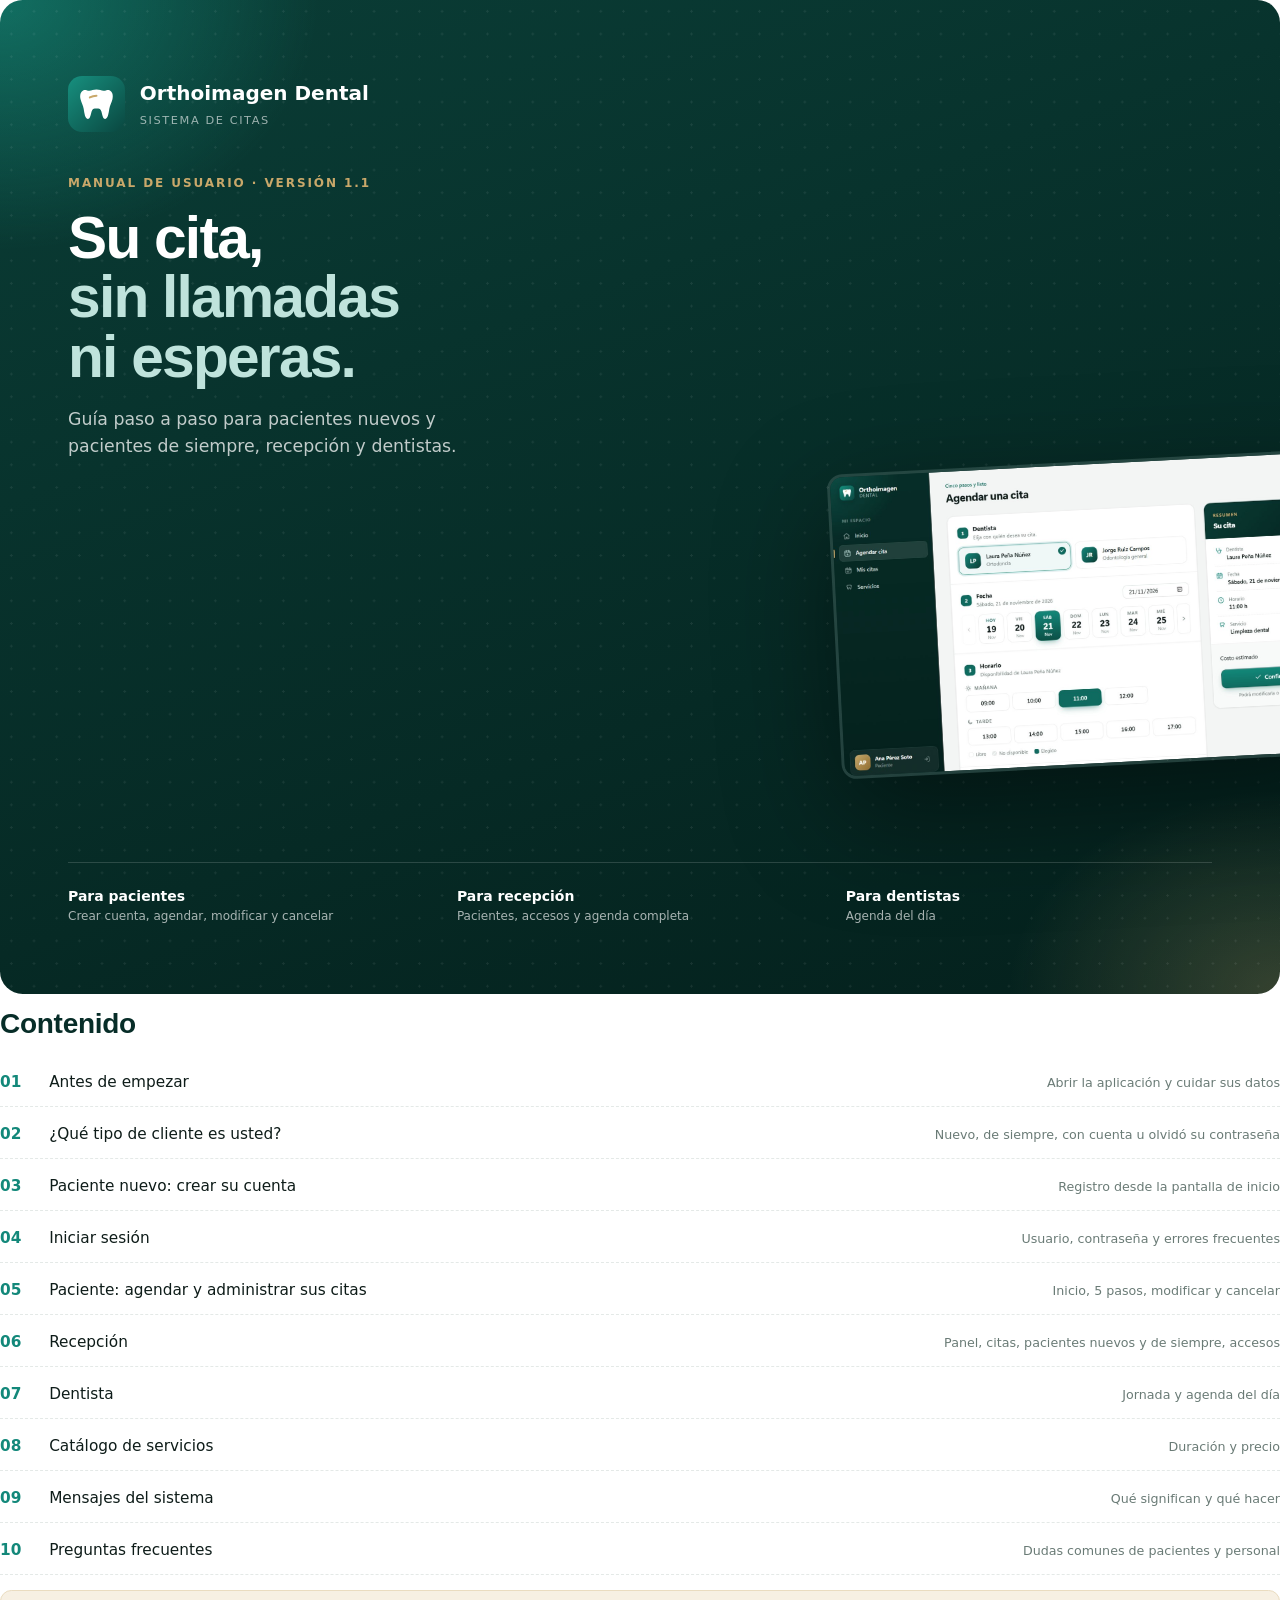
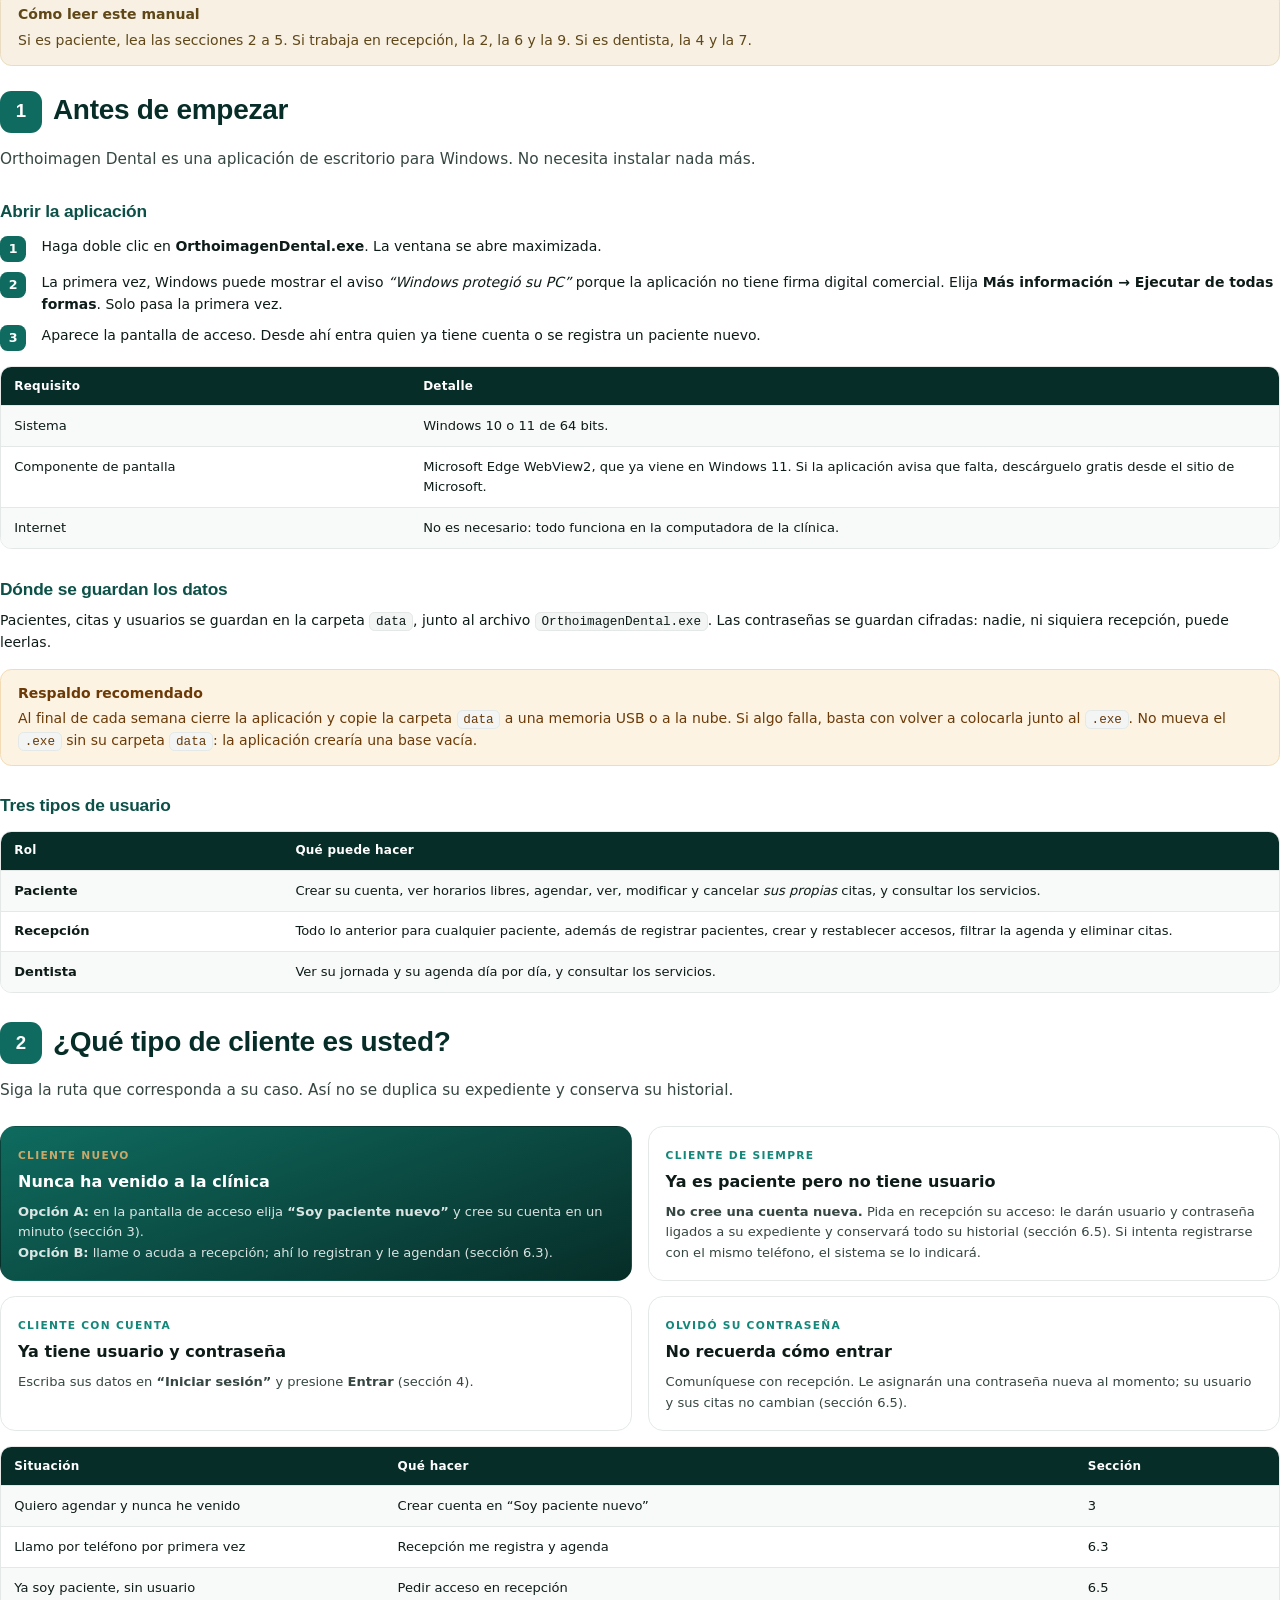
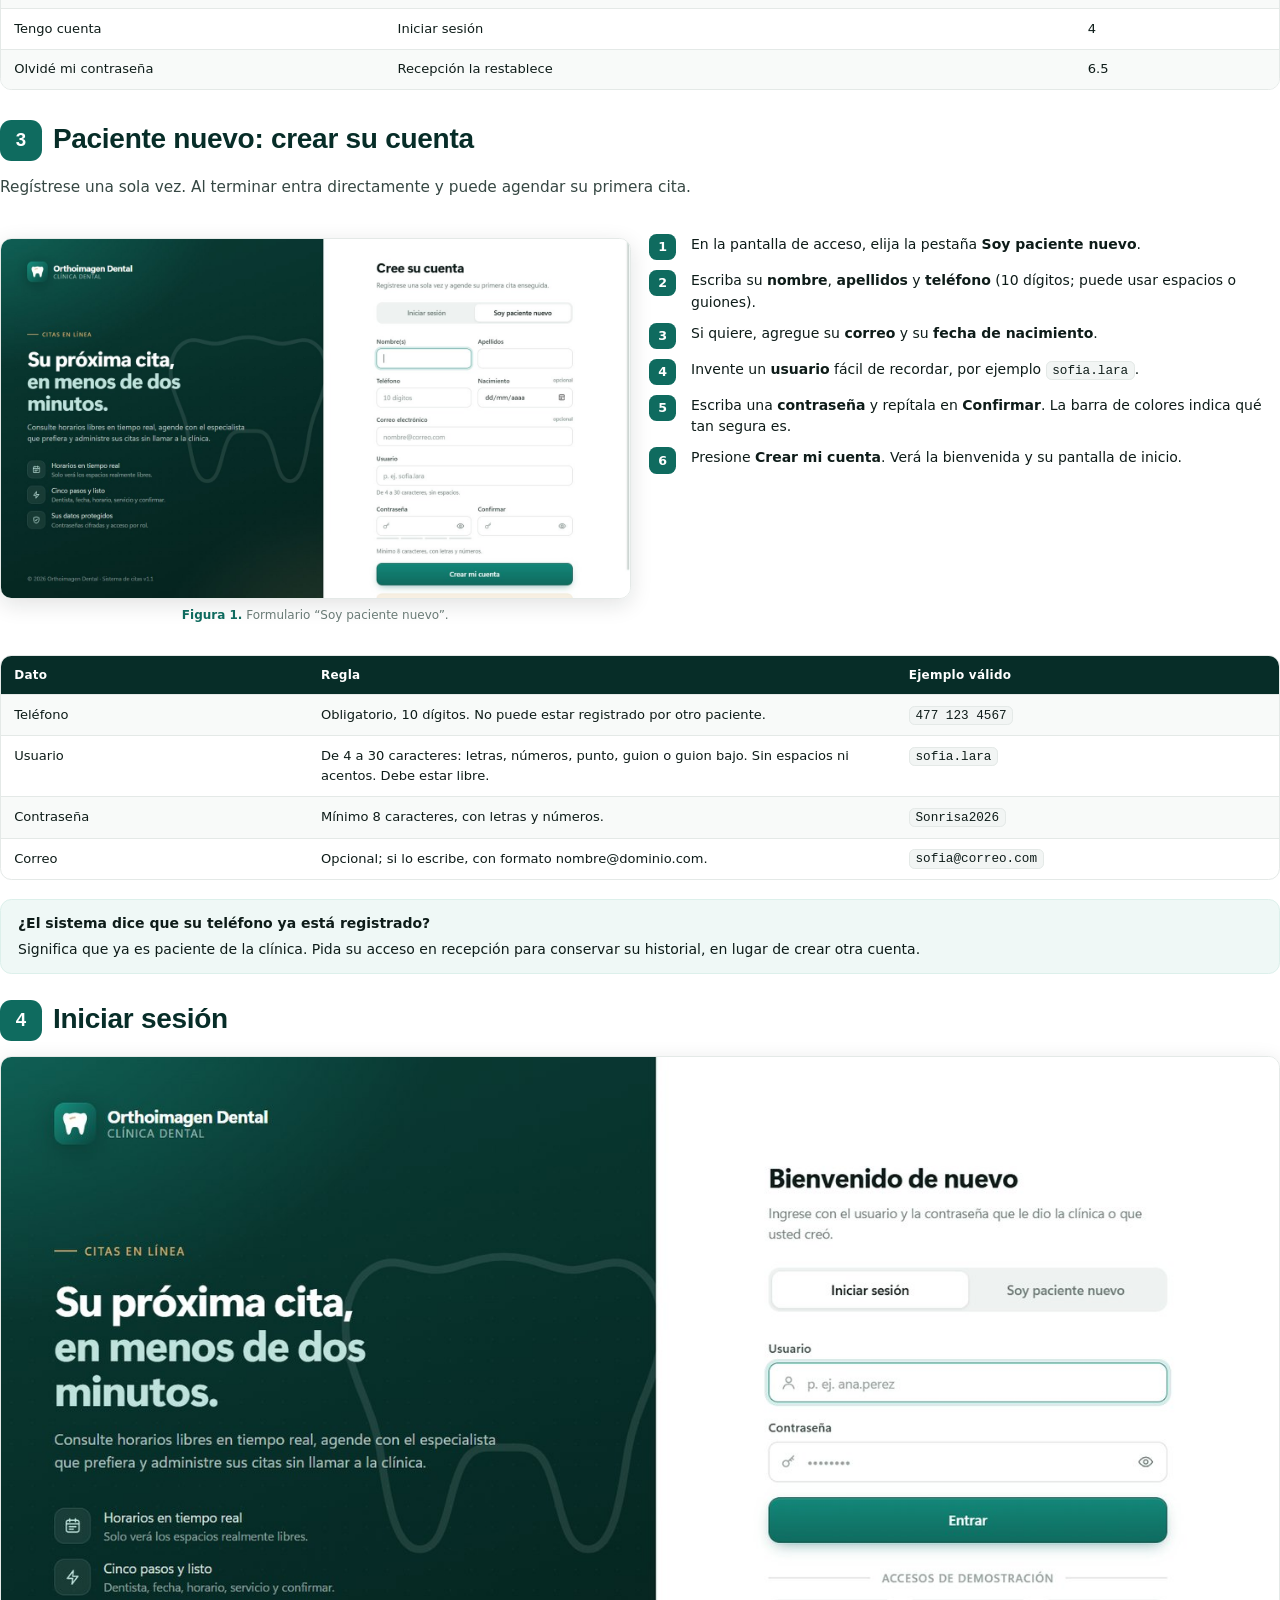
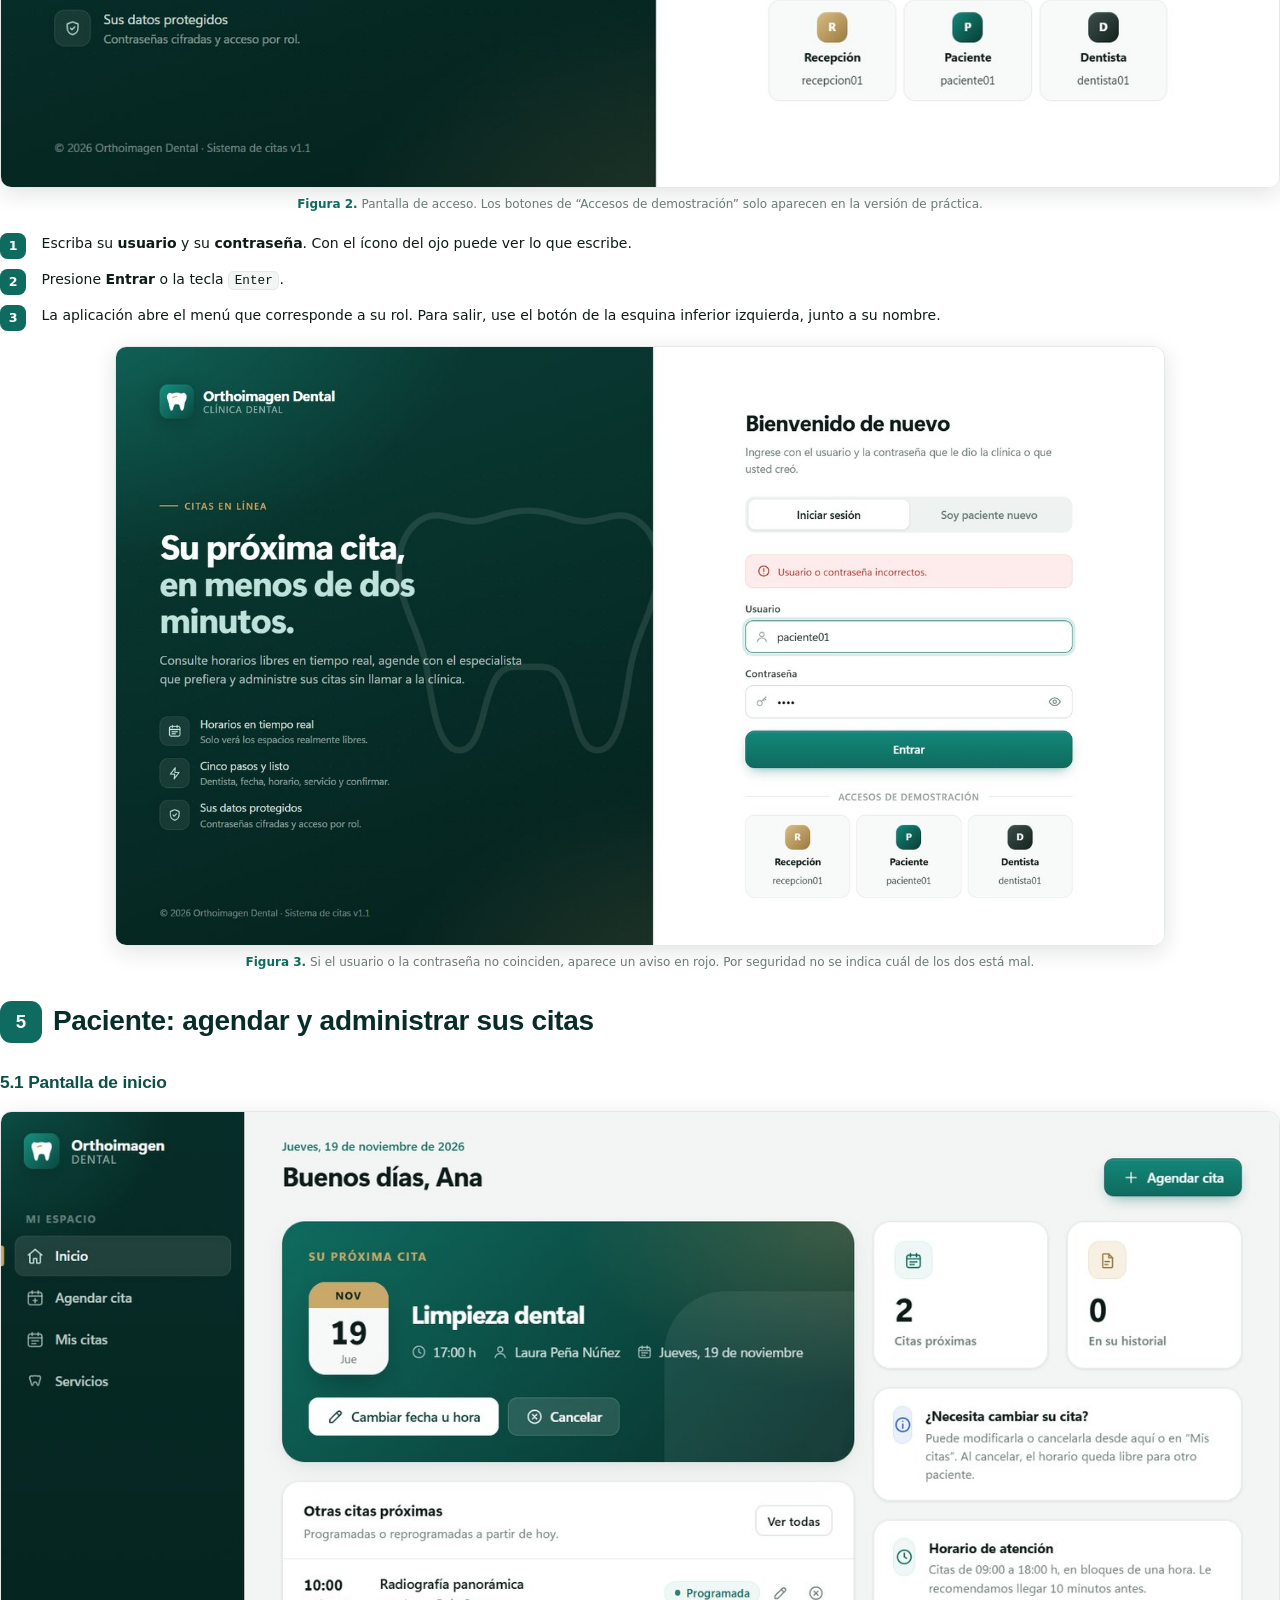
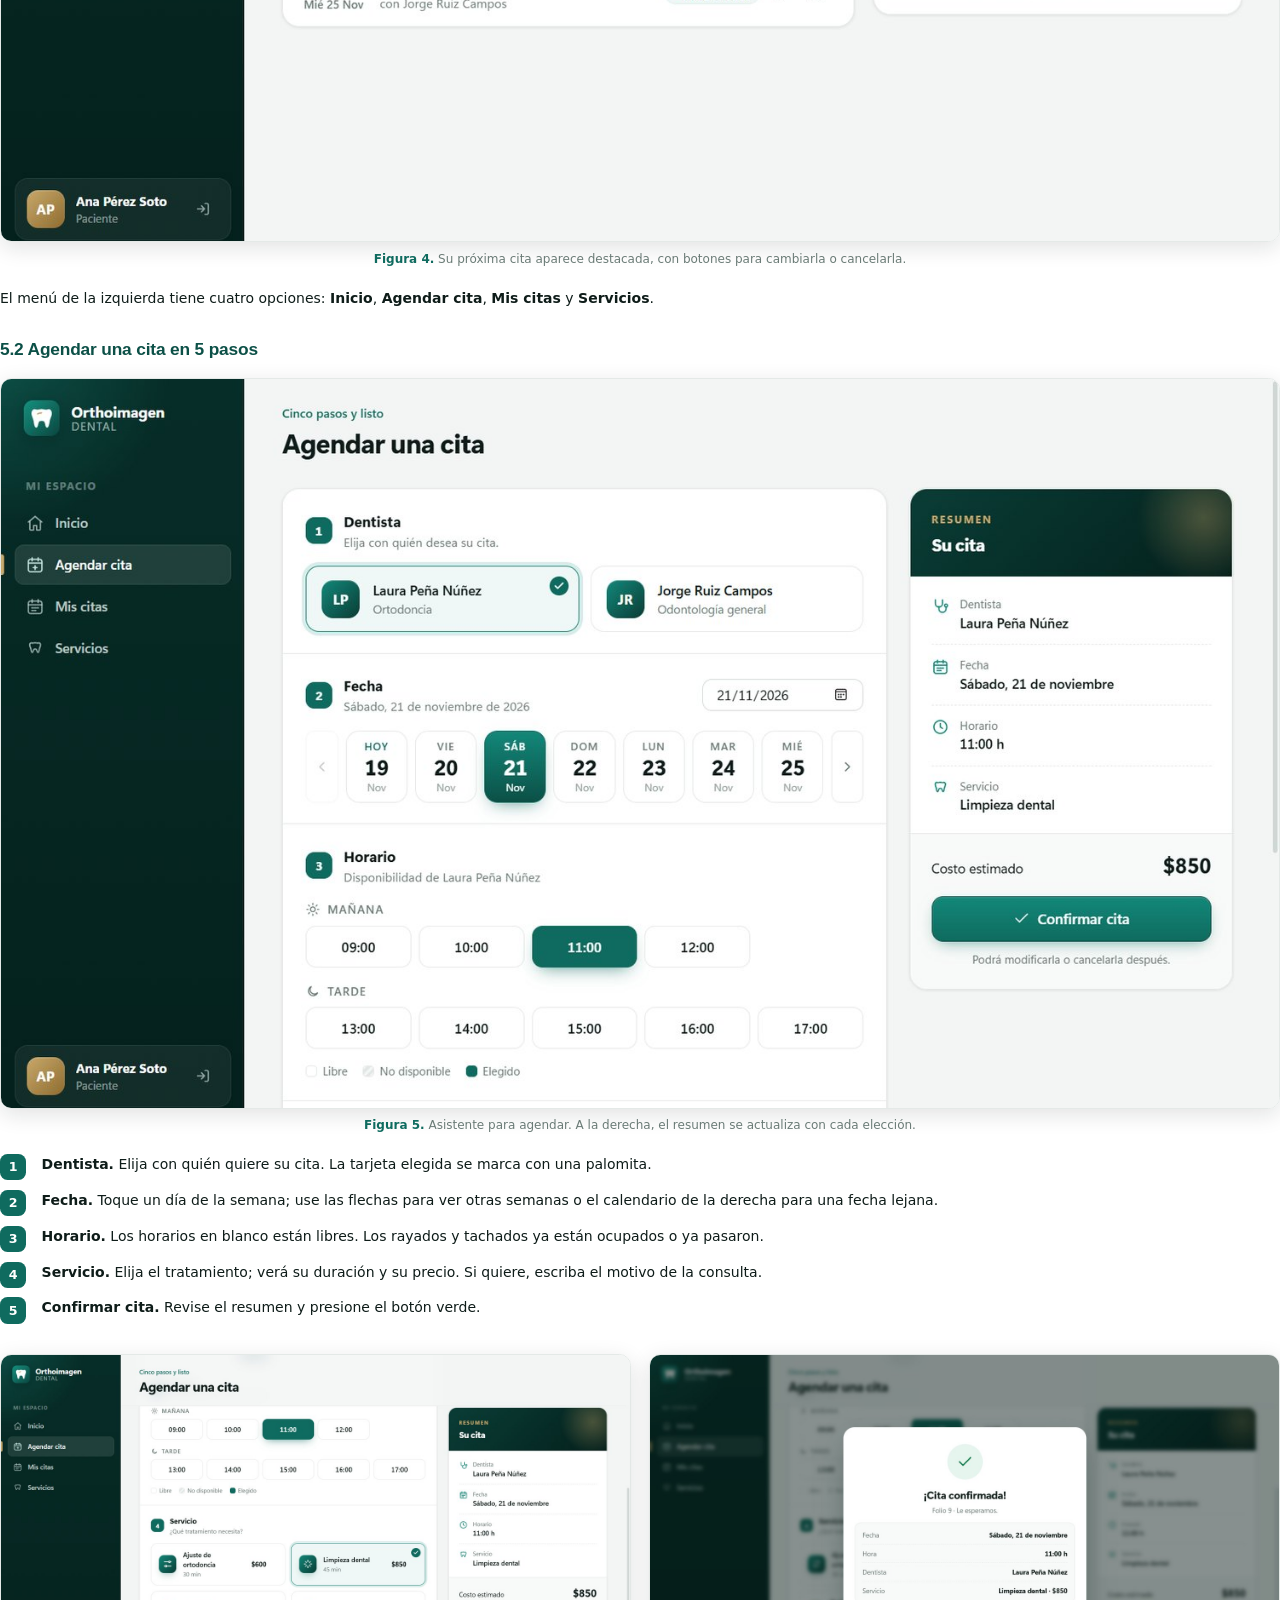
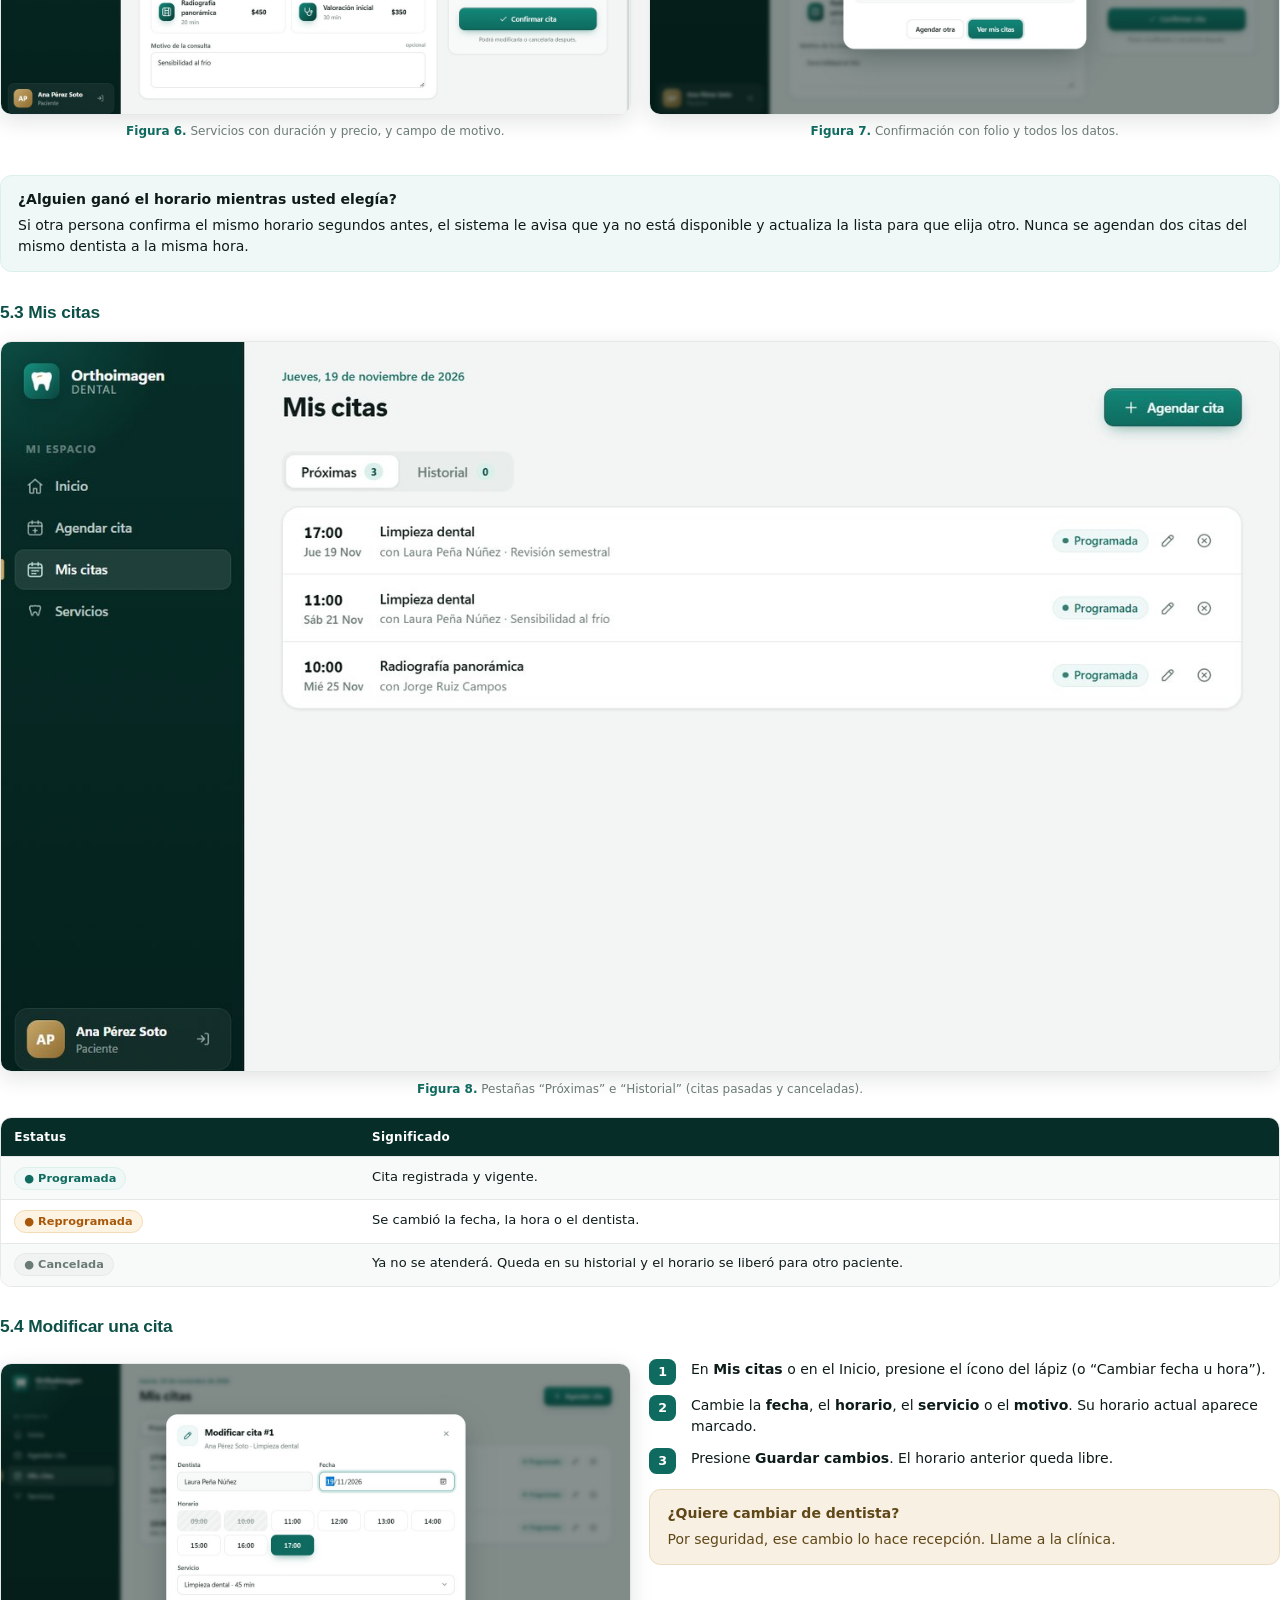
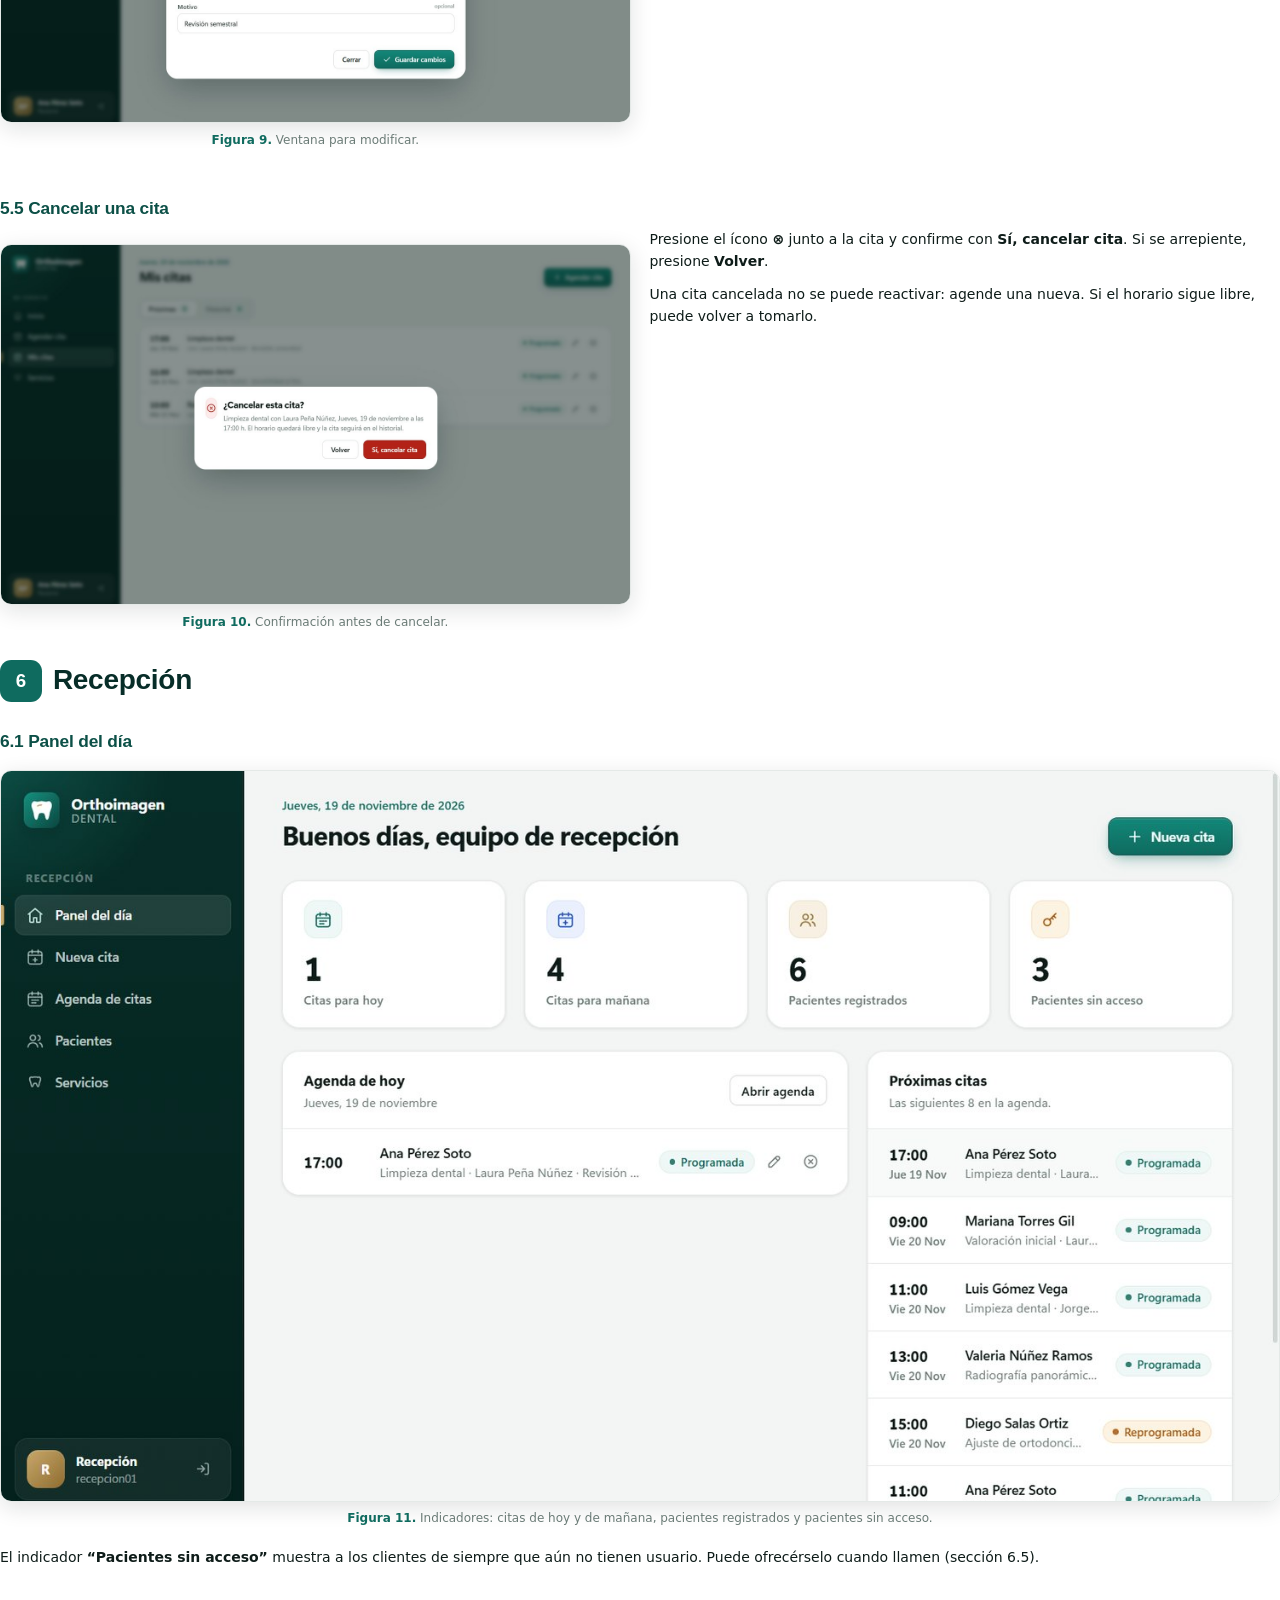
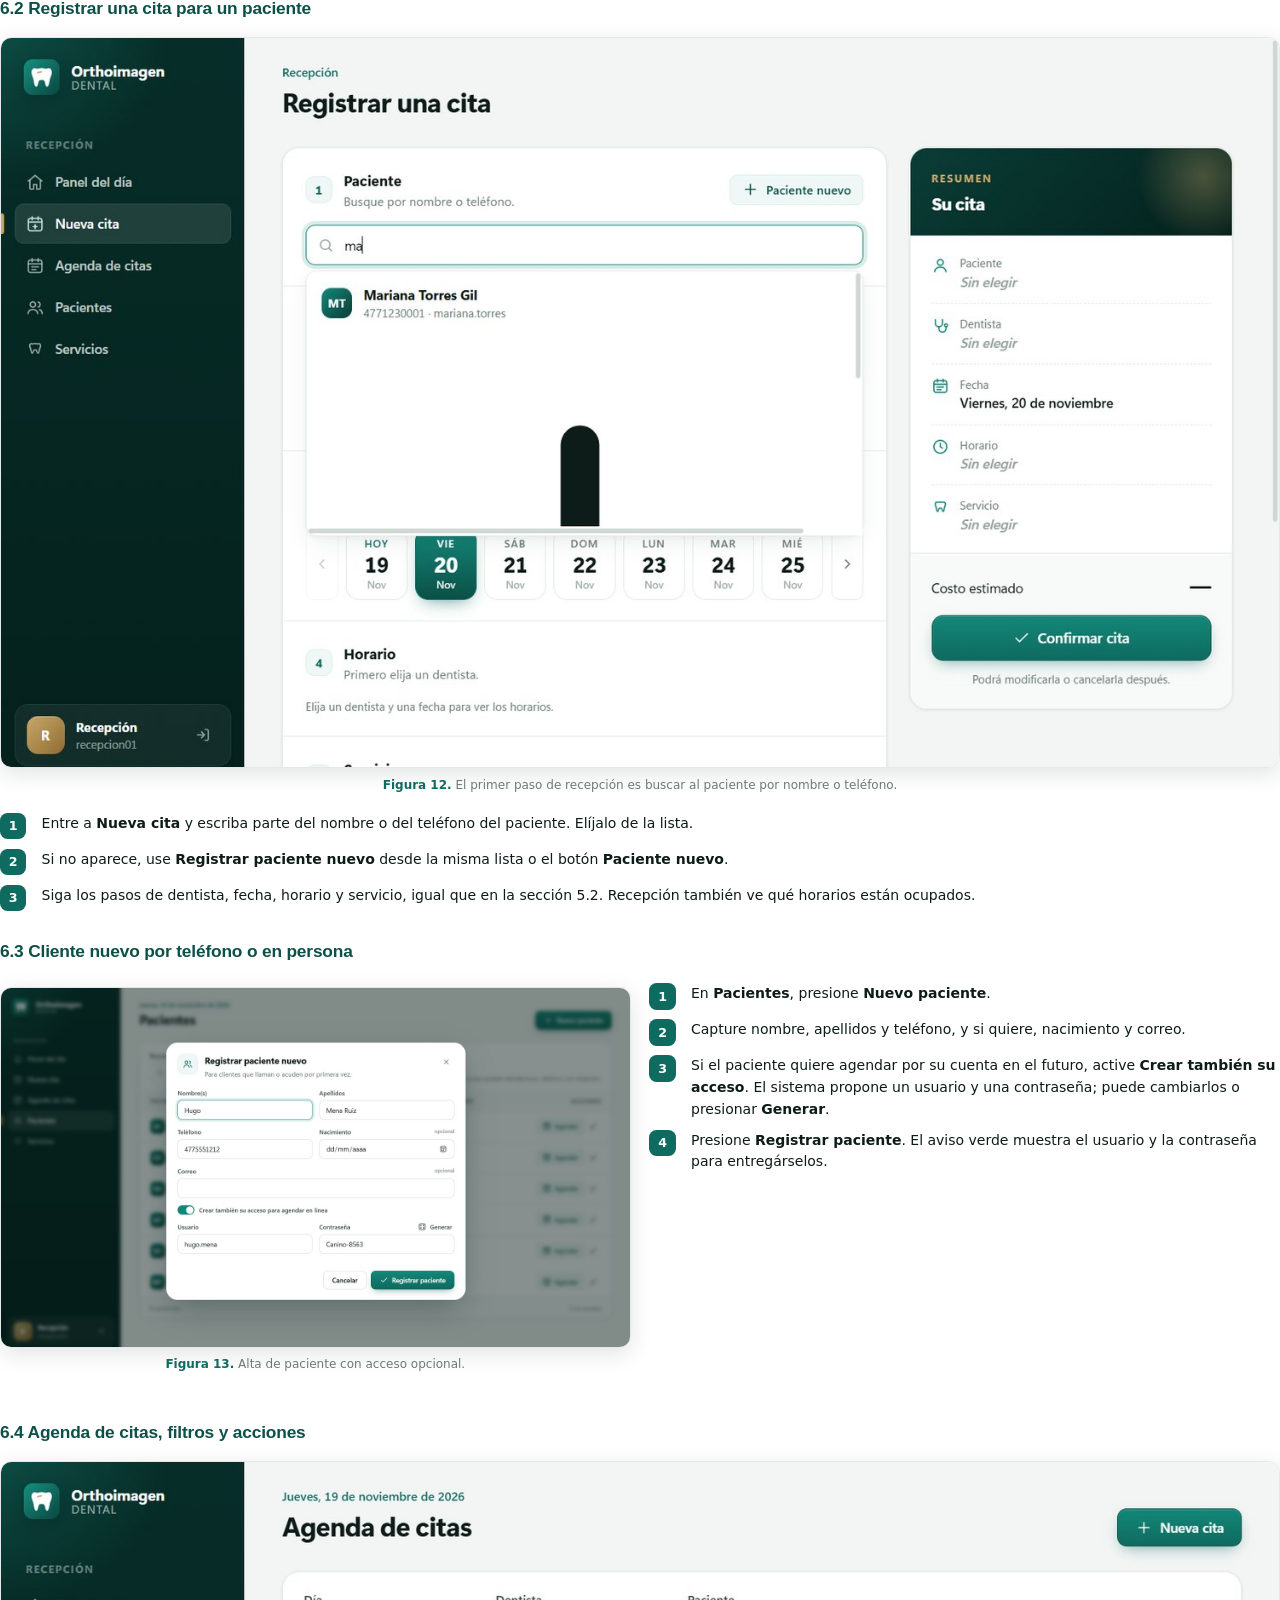
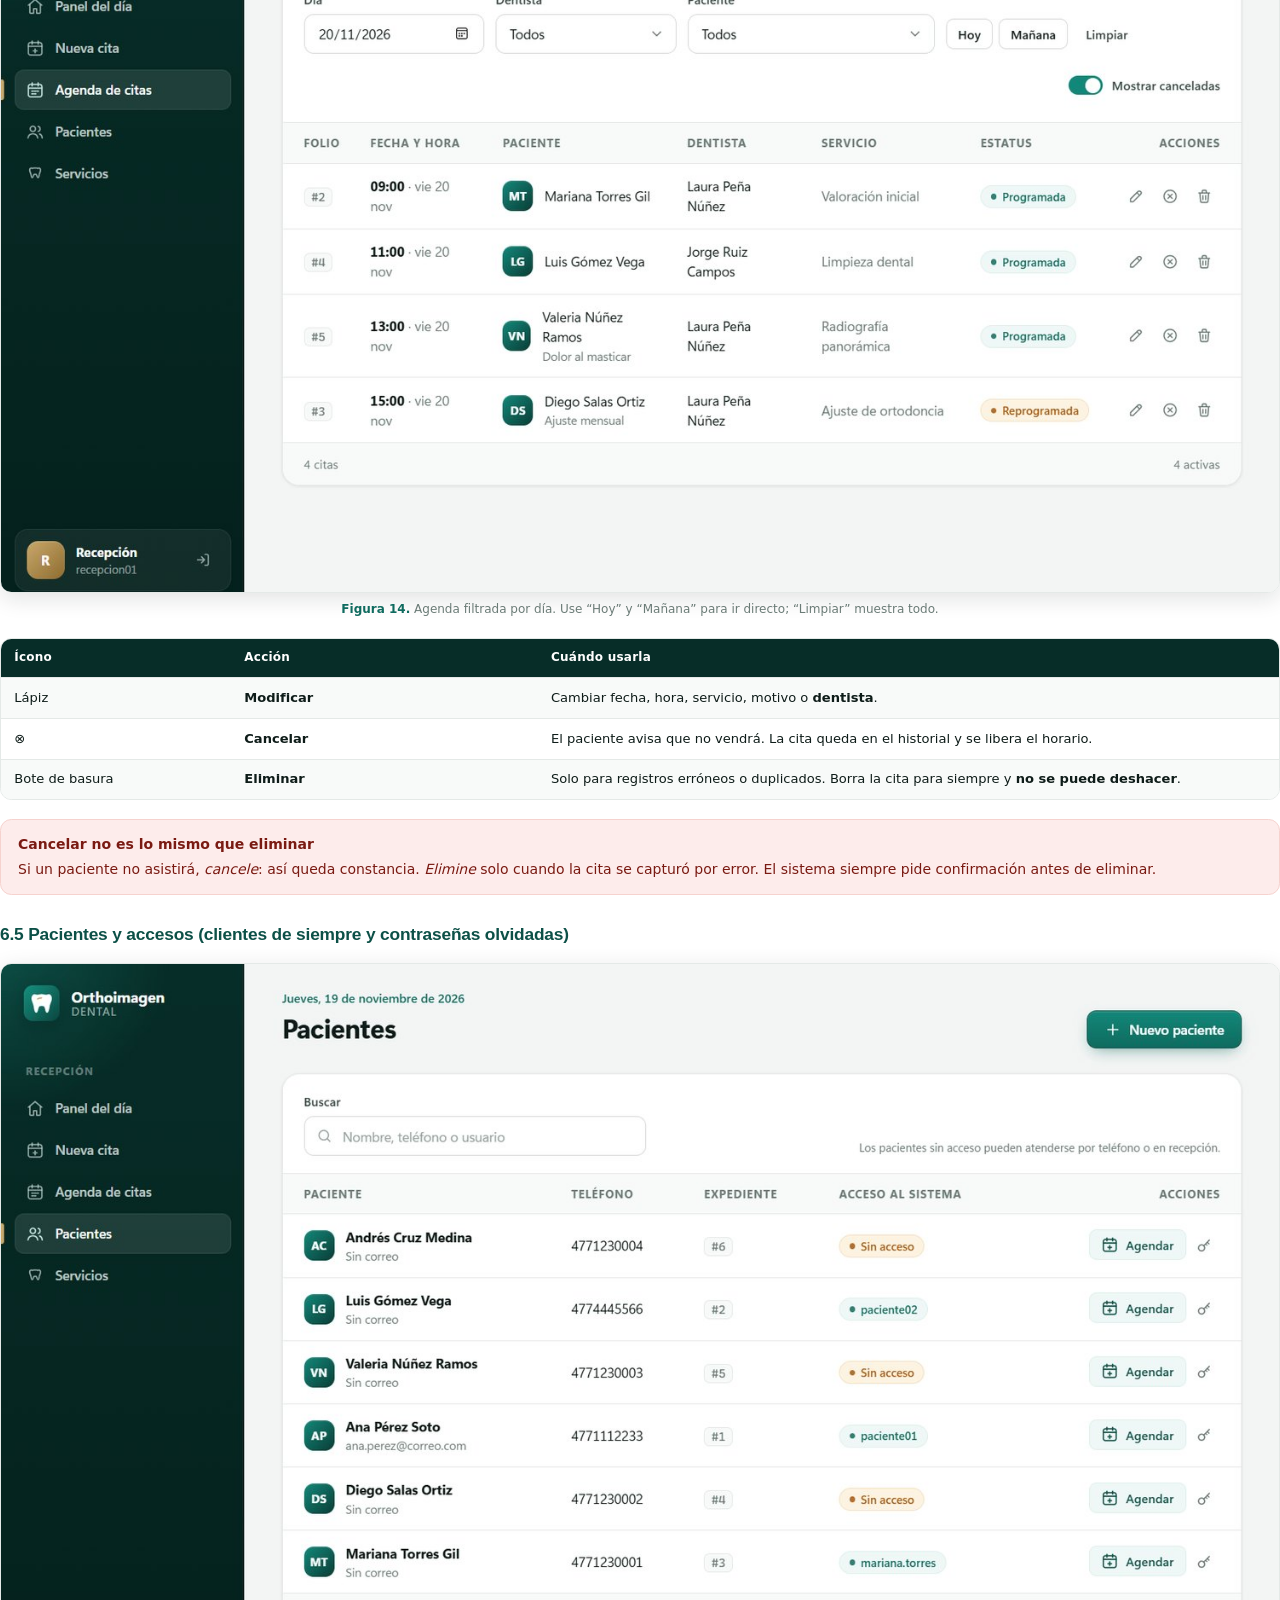
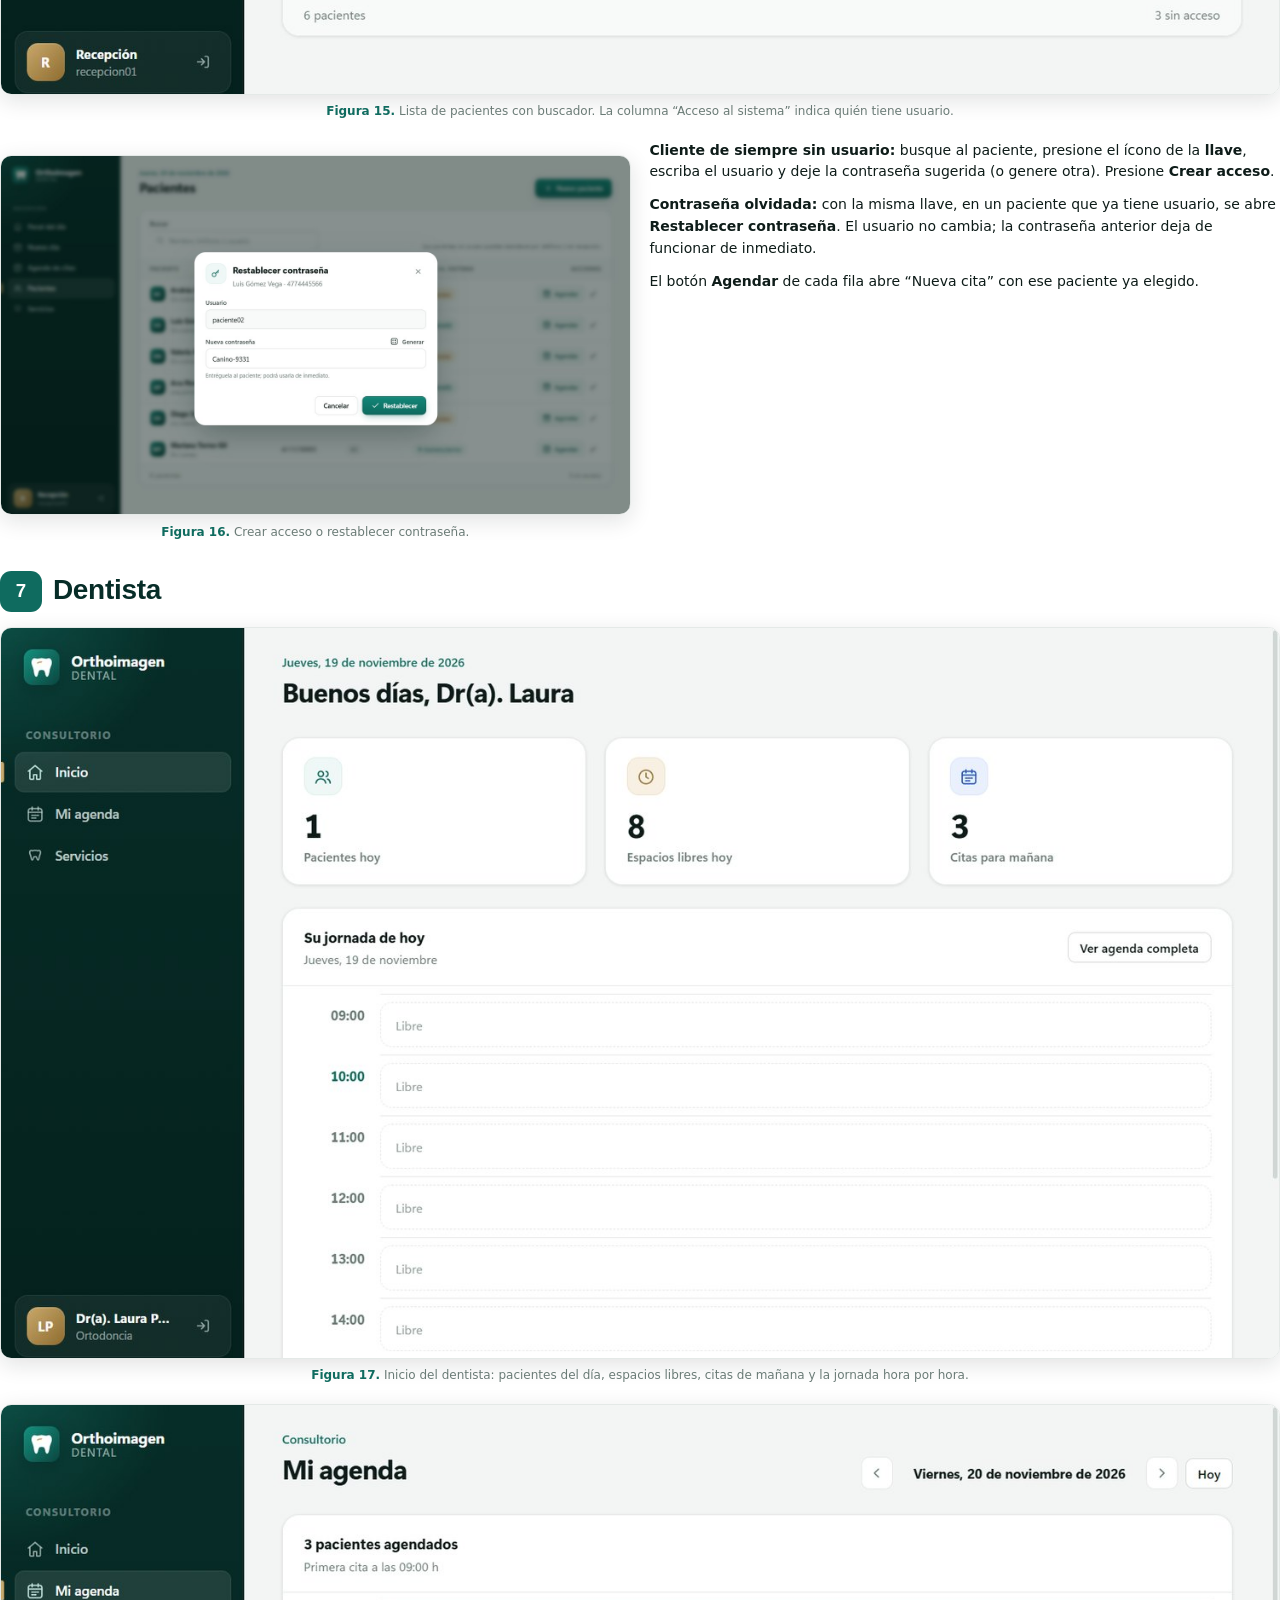
<file: docs/manual/manual_usuario.html>
<!doctype html>
<html lang="es">
<head>
<meta charset="utf-8">
<title>Manual de usuario · Orthoimagen Dental</title>
<style>
  @page { size: A4; margin: 16mm 16mm 18mm; }
  :root {
    --marca-950: #04201c; --marca-900: #072d28; --marca-700: #0c5047; --marca-600: #0f6b5f; --marca-500: #13887a;
    --marca-100: #dcf0eb; --marca-50: #eff8f6; --champan: #c9a86a; --champan-suave: #f7f0e3;
    --tinta: #0e1c19; --tinta-2: #364743; --tenue: #6a7b76; --linea: #e4e9e7;
    --error: #b42318; --error-suave: #fdeceb; --aviso: #a8580a; --aviso-suave: #fdf3e3; --exito: #0b7a47; --exito-suave: #e6f5ed;
  }
  * { box-sizing: border-box; }
  body { margin: 0; font-family: "Segoe UI Variable Text", "Segoe UI", system-ui, sans-serif; color: var(--tinta); font-size: 10.5pt; line-height: 1.55; -webkit-print-color-adjust: exact; print-color-adjust: exact; }
  h1, h2, h3 { font-family: "Segoe UI Variable Display", "Segoe UI", sans-serif; letter-spacing: -.01em; }
  h2 { font-size: 21pt; margin: 0 0 4mm; color: var(--marca-900); break-before: page; padding-top: 2mm; }
  h2 .num { display: inline-grid; place-items: center; width: 11mm; height: 11mm; border-radius: 3mm; background: var(--marca-600); color: #fff; font-size: 14pt; margin-right: 3mm; vertical-align: 2px; }
  h3 { font-size: 13pt; margin: 7mm 0 2mm; color: var(--marca-700); break-after: avoid; }
  p { margin: 0 0 3mm; }
  .entradilla { font-size: 11.5pt; color: var(--tinta-2); margin-bottom: 6mm; }
  ul, ol { margin: 0 0 3mm; padding-left: 6mm; }
  li { margin-bottom: 1.2mm; }
  strong { font-weight: 650; }
  code, .tecla { font-family: "Cascadia Mono", Consolas, monospace; font-size: 9.5pt; background: #f2f5f4; border: 1px solid var(--linea); border-radius: 1.5mm; padding: .3mm 1.5mm; }

  /* Portada */
  .portada { height: 263mm; border-radius: 6mm; overflow: hidden; position: relative; color: #fff; padding: 20mm 18mm;
    background: radial-gradient(140mm 110mm at 0% 0%, rgba(23,144,127,.6), transparent 60%), radial-gradient(120mm 90mm at 100% 100%, rgba(201,168,106,.25), transparent 60%), linear-gradient(160deg, #0a3d36, var(--marca-950));
    }
  .portada::after { content: ""; position: absolute; inset: 0; background-image: radial-gradient(rgba(255,255,255,.07) 1px, transparent 1px); background-size: 6mm 6mm; }
  .portada > * { position: relative; z-index: 1; }
  .marca { display: flex; align-items: center; gap: 4mm; }
  .marca img { width: 15mm; height: 15mm; }
  .marca strong { display: block; font-size: 15pt; }
  .marca span { font-size: 8.5pt; letter-spacing: .14em; text-transform: uppercase; color: rgba(255,255,255,.6); }
  .portada .sobre { color: var(--champan); font-size: 9pt; font-weight: 700; letter-spacing: .16em; text-transform: uppercase; }
  .portada h1 { font-size: 44pt; line-height: 1.02; margin: 4mm 0 5mm; letter-spacing: -.03em; }
  .portada h1 em { font-style: normal; color: #bfe3dc; }
  .portada .lema { font-size: 13pt; color: rgba(255,255,255,.75); max-width: 130mm; }
  .portada .titular { position: absolute; top: 46mm; left: 18mm; max-width: 112mm; z-index: 2; }
  .portada .datos { position: absolute; left: 18mm; right: 18mm; bottom: 18mm; display: grid; grid-template-columns: repeat(3, 1fr); gap: 6mm; border-top: 1px solid rgba(255,255,255,.15); padding-top: 6mm; font-size: 9pt; color: rgba(255,255,255,.65); }
  .portada .datos strong { display: block; color: #fff; font-size: 10.5pt; }
  .portada .vista { position: absolute; right: -22mm; top: 122mm; width: 140mm; border-radius: 4mm; box-shadow: 0 10mm 30mm rgba(0,0,0,.45); transform: rotate(-3deg); border: 1mm solid rgba(255,255,255,.12); z-index: 1; }

  /* Índice */
  .indice { break-before: page; }
  .indice h2 { break-before: avoid; }
  .indice ol { list-style: none; padding: 0; counter-reset: i; }
  .indice li { counter-increment: i; display: flex; gap: 4mm; align-items: baseline; padding: 3mm 0; border-bottom: 1px dashed var(--linea); font-size: 11.5pt; }
  .indice li::before { content: counter(i, decimal-leading-zero); font-weight: 700; color: var(--marca-500); width: 9mm; }
  .indice li small { margin-left: auto; color: var(--tenue); font-size: 9.5pt; }

  /* Figuras */
  figure { margin: 4mm 0 5mm; break-inside: avoid; }
  figure img { width: 100%; border-radius: 3mm; border: 1px solid var(--linea); box-shadow: 0 1.5mm 6mm rgba(14,28,25,.12); display: block; }
  figure.media img { width: 82%; margin: 0 auto; }
  figcaption { font-size: 9pt; color: var(--tenue); margin-top: 2mm; text-align: center; }
  figcaption b { color: var(--marca-600); }

  /* Cajas */
  .caja { border-radius: 3mm; padding: 3.5mm 4.5mm; margin: 4mm 0; border: 1px solid; break-inside: avoid; }
  .caja strong:first-child { display: block; margin-bottom: 1mm; }
  .caja--info { background: var(--marca-50); border-color: var(--marca-100); }
  .caja--oro { background: var(--champan-suave); border-color: #eadcc0; color: #5f4718; }
  .caja--aviso { background: var(--aviso-suave); border-color: #f3dcb5; color: #6b3a07; }
  .caja--error { background: var(--error-suave); border-color: #f6d2ce; color: #7a1a12; }

  /* Pasos numerados */
  .pasos { list-style: none; padding: 0; counter-reset: p; display: grid; gap: 2.5mm; margin: 3mm 0 4mm; }
  .pasos li { counter-increment: p; display: grid; grid-template-columns: 8mm 1fr; gap: 3mm; align-items: start; margin: 0; }
  .pasos li::before { content: counter(p); display: grid; place-items: center; width: 7mm; height: 7mm; border-radius: 2mm; background: var(--marca-600); color: #fff; font-weight: 700; font-size: 9.5pt; }

  /* Tablas */
  table { width: 100%; border-collapse: separate; border-spacing: 0; margin: 3mm 0 5mm; font-size: 9.8pt; break-inside: avoid; border: 1px solid var(--linea); border-radius: 3mm; overflow: hidden; }
  th { background: var(--marca-900); color: #fff; text-align: left; padding: 2.6mm 3.5mm; font-weight: 650; font-size: 9pt; letter-spacing: .02em; }
  td { padding: 2.6mm 3.5mm; border-top: 1px solid var(--linea); vertical-align: top; }
  tr:nth-child(even) td { background: #f8faf9; }
  .pill { display: inline-block; padding: .4mm 2.4mm; border-radius: 10mm; font-size: 8.5pt; font-weight: 650; white-space: nowrap; }
  .pill--prog { background: var(--marca-50); color: var(--marca-600); border: 1px solid var(--marca-100); }
  .pill--rep { background: var(--aviso-suave); color: var(--aviso); border: 1px solid #f3dcb5; }
  .pill--can { background: #f1f3f2; color: var(--tenue); border: 1px solid var(--linea); }
  .pill--ok { background: var(--exito-suave); color: var(--exito); }
  .pill--err { background: var(--error-suave); color: var(--error); }

  /* Tarjetas de ruta (tipo de cliente) */
  .rutas { display: grid; grid-template-columns: 1fr 1fr; gap: 4mm; margin: 4mm 0; }
  .ruta { border: 1px solid var(--linea); border-radius: 4mm; padding: 4.5mm; break-inside: avoid; background: #fff; }
  .ruta .etiqueta { display: inline-block; font-size: 8pt; font-weight: 700; letter-spacing: .12em; text-transform: uppercase; color: var(--marca-500); margin-bottom: 1.5mm; }
  .ruta h4 { margin: 0 0 2mm; font-size: 12pt; }
  .ruta p { margin: 0; color: var(--tinta-2); font-size: 9.8pt; }
  .ruta--destacada { background: linear-gradient(160deg, var(--marca-600), var(--marca-900)); color: #fff; border-color: transparent; }
  .ruta--destacada p { color: rgba(255,255,255,.85); }
  .ruta--destacada .etiqueta { color: var(--champan); }

  .dos-col { display: grid; grid-template-columns: 1fr 1fr; gap: 5mm; align-items: start; }
  .pie-final { margin-top: 10mm; padding-top: 4mm; border-top: 1px solid var(--linea); color: var(--tenue); font-size: 9pt; }
</style>
</head>
<body>

<!-- ============================ PORTADA ============================ -->
<section class="portada">
  <div class="marca"><img src="logo.svg" alt=""><div><strong>Orthoimagen Dental</strong><span>Sistema de citas</span></div></div>
  <img class="vista" src="img/04_agendar.jpg" alt="">
  <div class="titular">
    <div class="sobre">Manual de usuario · versión 1.1</div>
    <h1>Su cita,<br><em>sin llamadas<br>ni esperas.</em></h1>
    <p class="lema">Guía paso a paso para pacientes nuevos y pacientes de siempre, recepción y dentistas.</p>
  </div>
  <div class="datos">
    <div><strong>Para pacientes</strong>Crear cuenta, agendar, modificar y cancelar</div>
    <div><strong>Para recepción</strong>Pacientes, accesos y agenda completa</div>
    <div><strong>Para dentistas</strong>Agenda del día</div>
  </div>
</section>

<!-- ============================ ÍNDICE ============================ -->
<section class="indice">
  <h2>Contenido</h2>
  <ol>
    <li>Antes de empezar<small>Abrir la aplicación y cuidar sus datos</small></li>
    <li>¿Qué tipo de cliente es usted?<small>Nuevo, de siempre, con cuenta u olvidó su contraseña</small></li>
    <li>Paciente nuevo: crear su cuenta<small>Registro desde la pantalla de inicio</small></li>
    <li>Iniciar sesión<small>Usuario, contraseña y errores frecuentes</small></li>
    <li>Paciente: agendar y administrar sus citas<small>Inicio, 5 pasos, modificar y cancelar</small></li>
    <li>Recepción<small>Panel, citas, pacientes nuevos y de siempre, accesos</small></li>
    <li>Dentista<small>Jornada y agenda del día</small></li>
    <li>Catálogo de servicios<small>Duración y precio</small></li>
    <li>Mensajes del sistema<small>Qué significan y qué hacer</small></li>
    <li>Preguntas frecuentes<small>Dudas comunes de pacientes y personal</small></li>
  </ol>
  <div class="caja caja--oro"><strong>Cómo leer este manual</strong>Si es paciente, lea las secciones 2 a 5. Si trabaja en recepción, la 2, la 6 y la 9. Si es dentista, la 4 y la 7.</div>
</section>

<!-- ============================ 1 ============================ -->
<section>
  <h2><span class="num">1</span>Antes de empezar</h2>
  <p class="entradilla">Orthoimagen Dental es una aplicación de escritorio para Windows. No necesita instalar nada más.</p>
  <h3>Abrir la aplicación</h3>
  <ol class="pasos">
    <li><div>Haga doble clic en <strong>OrthoimagenDental.exe</strong>. La ventana se abre maximizada.</div></li>
    <li><div>La primera vez, Windows puede mostrar el aviso <em>“Windows protegió su PC”</em> porque la aplicación no tiene firma digital comercial. Elija <strong>Más información → Ejecutar de todas formas</strong>. Solo pasa la primera vez.</div></li>
    <li><div>Aparece la pantalla de acceso. Desde ahí entra quien ya tiene cuenta o se registra un paciente nuevo.</div></li>
  </ol>
  <table>
    <tr><th style="width:32%">Requisito</th><th>Detalle</th></tr>
    <tr><td>Sistema</td><td>Windows 10 o 11 de 64 bits.</td></tr>
    <tr><td>Componente de pantalla</td><td>Microsoft Edge WebView2, que ya viene en Windows 11. Si la aplicación avisa que falta, descárguelo gratis desde el sitio de Microsoft.</td></tr>
    <tr><td>Internet</td><td>No es necesario: todo funciona en la computadora de la clínica.</td></tr>
  </table>
  <h3>Dónde se guardan los datos</h3>
  <p>Pacientes, citas y usuarios se guardan en la carpeta <code>data</code>, junto al archivo <code>OrthoimagenDental.exe</code>. Las contraseñas se guardan cifradas: nadie, ni siquiera recepción, puede leerlas.</p>
  <div class="caja caja--aviso"><strong>Respaldo recomendado</strong>Al final de cada semana cierre la aplicación y copie la carpeta <code>data</code> a una memoria USB o a la nube. Si algo falla, basta con volver a colocarla junto al <code>.exe</code>. No mueva el <code>.exe</code> sin su carpeta <code>data</code>: la aplicación crearía una base vacía.</div>
  <h3>Tres tipos de usuario</h3>
  <table>
    <tr><th style="width:22%">Rol</th><th>Qué puede hacer</th></tr>
    <tr><td><strong>Paciente</strong></td><td>Crear su cuenta, ver horarios libres, agendar, ver, modificar y cancelar <em>sus propias</em> citas, y consultar los servicios.</td></tr>
    <tr><td><strong>Recepción</strong></td><td>Todo lo anterior para cualquier paciente, además de registrar pacientes, crear y restablecer accesos, filtrar la agenda y eliminar citas.</td></tr>
    <tr><td><strong>Dentista</strong></td><td>Ver su jornada y su agenda día por día, y consultar los servicios.</td></tr>
  </table>
</section>

<!-- ============================ 2 ============================ -->
<section>
  <h2><span class="num">2</span>¿Qué tipo de cliente es usted?</h2>
  <p class="entradilla">Siga la ruta que corresponda a su caso. Así no se duplica su expediente y conserva su historial.</p>
  <div class="rutas">
    <div class="ruta ruta--destacada">
      <span class="etiqueta">Cliente nuevo</span>
      <h4>Nunca ha venido a la clínica</h4>
      <p><strong>Opción A:</strong> en la pantalla de acceso elija <strong>“Soy paciente nuevo”</strong> y cree su cuenta en un minuto (sección 3).<br><strong>Opción B:</strong> llame o acuda a recepción; ahí lo registran y le agendan (sección 6.3).</p>
    </div>
    <div class="ruta">
      <span class="etiqueta">Cliente de siempre</span>
      <h4>Ya es paciente pero no tiene usuario</h4>
      <p><strong>No cree una cuenta nueva.</strong> Pida en recepción su acceso: le darán usuario y contraseña ligados a su expediente y conservará todo su historial (sección 6.5). Si intenta registrarse con el mismo teléfono, el sistema se lo indicará.</p>
    </div>
    <div class="ruta">
      <span class="etiqueta">Cliente con cuenta</span>
      <h4>Ya tiene usuario y contraseña</h4>
      <p>Escriba sus datos en <strong>“Iniciar sesión”</strong> y presione <strong>Entrar</strong> (sección 4).</p>
    </div>
    <div class="ruta">
      <span class="etiqueta">Olvidó su contraseña</span>
      <h4>No recuerda cómo entrar</h4>
      <p>Comuníquese con recepción. Le asignarán una contraseña nueva al momento; su usuario y sus citas no cambian (sección 6.5).</p>
    </div>
  </div>
  <table>
    <tr><th style="width:30%">Situación</th><th>Qué hacer</th><th style="width:16%">Sección</th></tr>
    <tr><td>Quiero agendar y nunca he venido</td><td>Crear cuenta en “Soy paciente nuevo”</td><td>3</td></tr>
    <tr><td>Llamo por teléfono por primera vez</td><td>Recepción me registra y agenda</td><td>6.3</td></tr>
    <tr><td>Ya soy paciente, sin usuario</td><td>Pedir acceso en recepción</td><td>6.5</td></tr>
    <tr><td>Tengo cuenta</td><td>Iniciar sesión</td><td>4</td></tr>
    <tr><td>Olvidé mi contraseña</td><td>Recepción la restablece</td><td>6.5</td></tr>
  </table>
</section>

<!-- ============================ 3 ============================ -->
<section>
  <h2><span class="num">3</span>Paciente nuevo: crear su cuenta</h2>
  <p class="entradilla">Regístrese una sola vez. Al terminar entra directamente y puede agendar su primera cita.</p>
  <div class="dos-col">
    <figure><img src="img/02_registro.jpg" alt=""><figcaption><b>Figura 1.</b> Formulario “Soy paciente nuevo”.</figcaption></figure>
    <div>
      <ol class="pasos">
        <li><div>En la pantalla de acceso, elija la pestaña <strong>Soy paciente nuevo</strong>.</div></li>
        <li><div>Escriba su <strong>nombre</strong>, <strong>apellidos</strong> y <strong>teléfono</strong> (10 dígitos; puede usar espacios o guiones).</div></li>
        <li><div>Si quiere, agregue su <strong>correo</strong> y su <strong>fecha de nacimiento</strong>.</div></li>
        <li><div>Invente un <strong>usuario</strong> fácil de recordar, por ejemplo <code>sofia.lara</code>.</div></li>
        <li><div>Escriba una <strong>contraseña</strong> y repítala en <strong>Confirmar</strong>. La barra de colores indica qué tan segura es.</div></li>
        <li><div>Presione <strong>Crear mi cuenta</strong>. Verá la bienvenida y su pantalla de inicio.</div></li>
      </ol>
    </div>
  </div>
  <table>
    <tr><th style="width:24%">Dato</th><th>Regla</th><th style="width:30%">Ejemplo válido</th></tr>
    <tr><td>Teléfono</td><td>Obligatorio, 10 dígitos. No puede estar registrado por otro paciente.</td><td><code>477 123 4567</code></td></tr>
    <tr><td>Usuario</td><td>De 4 a 30 caracteres: letras, números, punto, guion o guion bajo. Sin espacios ni acentos. Debe estar libre.</td><td><code>sofia.lara</code></td></tr>
    <tr><td>Contraseña</td><td>Mínimo 8 caracteres, con letras y números.</td><td><code>Sonrisa2026</code></td></tr>
    <tr><td>Correo</td><td>Opcional; si lo escribe, con formato nombre@dominio.com.</td><td><code>sofia@correo.com</code></td></tr>
  </table>
  <div class="caja caja--info"><strong>¿El sistema dice que su teléfono ya está registrado?</strong>Significa que ya es paciente de la clínica. Pida su acceso en recepción para conservar su historial, en lugar de crear otra cuenta.</div>
</section>

<!-- ============================ 4 ============================ -->
<section>
  <h2><span class="num">4</span>Iniciar sesión</h2>
  <figure><img src="img/01_acceso.jpg" alt=""><figcaption><b>Figura 2.</b> Pantalla de acceso. Los botones de “Accesos de demostración” solo aparecen en la versión de práctica.</figcaption></figure>
  <ol class="pasos">
    <li><div>Escriba su <strong>usuario</strong> y su <strong>contraseña</strong>. Con el ícono del ojo puede ver lo que escribe.</div></li>
    <li><div>Presione <strong>Entrar</strong> o la tecla <span class="tecla">Enter</span>.</div></li>
    <li><div>La aplicación abre el menú que corresponde a su rol. Para salir, use el botón de la esquina inferior izquierda, junto a su nombre.</div></li>
  </ol>
  <figure class="media"><img src="img/18_error_acceso.jpg" alt=""><figcaption><b>Figura 3.</b> Si el usuario o la contraseña no coinciden, aparece un aviso en rojo. Por seguridad no se indica cuál de los dos está mal.</figcaption></figure>
</section>

<!-- ============================ 5 ============================ -->
<section>
  <h2><span class="num">5</span>Paciente: agendar y administrar sus citas</h2>
  <h3>5.1 Pantalla de inicio</h3>
  <figure><img src="img/03_paciente_inicio.jpg" alt=""><figcaption><b>Figura 4.</b> Su próxima cita aparece destacada, con botones para cambiarla o cancelarla.</figcaption></figure>
  <p>El menú de la izquierda tiene cuatro opciones: <strong>Inicio</strong>, <strong>Agendar cita</strong>, <strong>Mis citas</strong> y <strong>Servicios</strong>.</p>

  <h3>5.2 Agendar una cita en 5 pasos</h3>
  <figure><img src="img/04_agendar.jpg" alt=""><figcaption><b>Figura 5.</b> Asistente para agendar. A la derecha, el resumen se actualiza con cada elección.</figcaption></figure>
  <ol class="pasos">
    <li><div><strong>Dentista.</strong> Elija con quién quiere su cita. La tarjeta elegida se marca con una palomita.</div></li>
    <li><div><strong>Fecha.</strong> Toque un día de la semana; use las flechas para ver otras semanas o el calendario de la derecha para una fecha lejana.</div></li>
    <li><div><strong>Horario.</strong> Los horarios en blanco están libres. Los rayados y tachados ya están ocupados o ya pasaron.</div></li>
    <li><div><strong>Servicio.</strong> Elija el tratamiento; verá su duración y su precio. Si quiere, escriba el motivo de la consulta.</div></li>
    <li><div><strong>Confirmar cita.</strong> Revise el resumen y presione el botón verde.</div></li>
  </ol>
  <div class="dos-col">
    <figure><img src="img/04b_agendar_servicio.jpg" alt=""><figcaption><b>Figura 6.</b> Servicios con duración y precio, y campo de motivo.</figcaption></figure>
    <figure><img src="img/05_confirmada.jpg" alt=""><figcaption><b>Figura 7.</b> Confirmación con folio y todos los datos.</figcaption></figure>
  </div>
  <div class="caja caja--info"><strong>¿Alguien ganó el horario mientras usted elegía?</strong>Si otra persona confirma el mismo horario segundos antes, el sistema le avisa que ya no está disponible y actualiza la lista para que elija otro. Nunca se agendan dos citas del mismo dentista a la misma hora.</div>

  <h3>5.3 Mis citas</h3>
  <figure><img src="img/06_mis_citas.jpg" alt=""><figcaption><b>Figura 8.</b> Pestañas “Próximas” e “Historial” (citas pasadas y canceladas).</figcaption></figure>
  <table>
    <tr><th style="width:28%">Estatus</th><th>Significado</th></tr>
    <tr><td><span class="pill pill--prog">● Programada</span></td><td>Cita registrada y vigente.</td></tr>
    <tr><td><span class="pill pill--rep">● Reprogramada</span></td><td>Se cambió la fecha, la hora o el dentista.</td></tr>
    <tr><td><span class="pill pill--can">● Cancelada</span></td><td>Ya no se atenderá. Queda en su historial y el horario se liberó para otro paciente.</td></tr>
  </table>

  <h3>5.4 Modificar una cita</h3>
  <div class="dos-col">
    <figure><img src="img/07_modificar.jpg" alt=""><figcaption><b>Figura 9.</b> Ventana para modificar.</figcaption></figure>
    <div>
      <ol class="pasos">
        <li><div>En <strong>Mis citas</strong> o en el Inicio, presione el ícono del lápiz (o “Cambiar fecha u hora”).</div></li>
        <li><div>Cambie la <strong>fecha</strong>, el <strong>horario</strong>, el <strong>servicio</strong> o el <strong>motivo</strong>. Su horario actual aparece marcado.</div></li>
        <li><div>Presione <strong>Guardar cambios</strong>. El horario anterior queda libre.</div></li>
      </ol>
      <div class="caja caja--oro"><strong>¿Quiere cambiar de dentista?</strong>Por seguridad, ese cambio lo hace recepción. Llame a la clínica.</div>
    </div>
  </div>

  <h3>5.5 Cancelar una cita</h3>
  <div class="dos-col">
    <figure><img src="img/08_cancelar.jpg" alt=""><figcaption><b>Figura 10.</b> Confirmación antes de cancelar.</figcaption></figure>
    <div><p>Presione el ícono <strong>⊗</strong> junto a la cita y confirme con <strong>Sí, cancelar cita</strong>. Si se arrepiente, presione <strong>Volver</strong>.</p>
      <p>Una cita cancelada no se puede reactivar: agende una nueva. Si el horario sigue libre, puede volver a tomarlo.</p></div>
  </div>
</section>

<!-- ============================ 6 ============================ -->
<section>
  <h2><span class="num">6</span>Recepción</h2>
  <h3>6.1 Panel del día</h3>
  <figure><img src="img/09_recepcion_panel.jpg" alt=""><figcaption><b>Figura 11.</b> Indicadores: citas de hoy y de mañana, pacientes registrados y pacientes sin acceso.</figcaption></figure>
  <p>El indicador <strong>“Pacientes sin acceso”</strong> muestra a los clientes de siempre que aún no tienen usuario. Puede ofrecérselo cuando llamen (sección 6.5).</p>

  <h3>6.2 Registrar una cita para un paciente</h3>
  <figure><img src="img/10_recepcion_buscar_paciente.jpg" alt=""><figcaption><b>Figura 12.</b> El primer paso de recepción es buscar al paciente por nombre o teléfono.</figcaption></figure>
  <ol class="pasos">
    <li><div>Entre a <strong>Nueva cita</strong> y escriba parte del nombre o del teléfono del paciente. Elíjalo de la lista.</div></li>
    <li><div>Si no aparece, use <strong>Registrar paciente nuevo</strong> desde la misma lista o el botón <strong>Paciente nuevo</strong>.</div></li>
    <li><div>Siga los pasos de dentista, fecha, horario y servicio, igual que en la sección 5.2. Recepción también ve qué horarios están ocupados.</div></li>
  </ol>

  <h3>6.3 Cliente nuevo por teléfono o en persona</h3>
  <div class="dos-col">
    <figure><img src="img/13_nuevo_paciente.jpg" alt=""><figcaption><b>Figura 13.</b> Alta de paciente con acceso opcional.</figcaption></figure>
    <div>
      <ol class="pasos">
        <li><div>En <strong>Pacientes</strong>, presione <strong>Nuevo paciente</strong>.</div></li>
        <li><div>Capture nombre, apellidos y teléfono, y si quiere, nacimiento y correo.</div></li>
        <li><div>Si el paciente quiere agendar por su cuenta en el futuro, active <strong>Crear también su acceso</strong>. El sistema propone un usuario y una contraseña; puede cambiarlos o presionar <strong>Generar</strong>.</div></li>
        <li><div>Presione <strong>Registrar paciente</strong>. El aviso verde muestra el usuario y la contraseña para entregárselos.</div></li>
      </ol>
    </div>
  </div>

  <h3>6.4 Agenda de citas, filtros y acciones</h3>
  <figure><img src="img/11_recepcion_agenda.jpg" alt=""><figcaption><b>Figura 14.</b> Agenda filtrada por día. Use “Hoy” y “Mañana” para ir directo; “Limpiar” muestra todo.</figcaption></figure>
  <table>
    <tr><th style="width:18%">Ícono</th><th style="width:24%">Acción</th><th>Cuándo usarla</th></tr>
    <tr><td>Lápiz</td><td><strong>Modificar</strong></td><td>Cambiar fecha, hora, servicio, motivo o <strong>dentista</strong>.</td></tr>
    <tr><td>⊗</td><td><strong>Cancelar</strong></td><td>El paciente avisa que no vendrá. La cita queda en el historial y se libera el horario.</td></tr>
    <tr><td>Bote de basura</td><td><strong>Eliminar</strong></td><td>Solo para registros erróneos o duplicados. Borra la cita para siempre y <strong>no se puede deshacer</strong>.</td></tr>
  </table>
  <div class="caja caja--error"><strong>Cancelar no es lo mismo que eliminar</strong>Si un paciente no asistirá, <em>cancele</em>: así queda constancia. <em>Elimine</em> solo cuando la cita se capturó por error. El sistema siempre pide confirmación antes de eliminar.</div>

  <h3>6.5 Pacientes y accesos (clientes de siempre y contraseñas olvidadas)</h3>
  <figure><img src="img/12_pacientes.jpg" alt=""><figcaption><b>Figura 15.</b> Lista de pacientes con buscador. La columna “Acceso al sistema” indica quién tiene usuario.</figcaption></figure>
  <div class="dos-col">
    <figure><img src="img/14_acceso_paciente.jpg" alt=""><figcaption><b>Figura 16.</b> Crear acceso o restablecer contraseña.</figcaption></figure>
    <div>
      <p><strong>Cliente de siempre sin usuario:</strong> busque al paciente, presione el ícono de la <strong>llave</strong>, escriba el usuario y deje la contraseña sugerida (o genere otra). Presione <strong>Crear acceso</strong>.</p>
      <p><strong>Contraseña olvidada:</strong> con la misma llave, en un paciente que ya tiene usuario, se abre <strong>Restablecer contraseña</strong>. El usuario no cambia; la contraseña anterior deja de funcionar de inmediato.</p>
      <p>El botón <strong>Agendar</strong> de cada fila abre “Nueva cita” con ese paciente ya elegido.</p>
    </div>
  </div>
</section>

<!-- ============================ 7 ============================ -->
<section>
  <h2><span class="num">7</span>Dentista</h2>
  <figure><img src="img/15_dentista_inicio.jpg" alt=""><figcaption><b>Figura 17.</b> Inicio del dentista: pacientes del día, espacios libres, citas de mañana y la jornada hora por hora.</figcaption></figure>
  <figure><img src="img/16_dentista_agenda.jpg" alt=""><figcaption><b>Figura 18.</b> Mi agenda: use las flechas para cambiar de día y “Hoy” para regresar. Las citas canceladas no aparecen.</figcaption></figure>
  <p>Cada bloque muestra al paciente, el servicio, el motivo y el estatus. Las citas <span class="pill pill--rep">● Reprogramadas</span> se marcan en ámbar para identificarlas rápido.</p>
</section>

<!-- ============================ 8 ============================ -->
<section>
  <h2><span class="num">8</span>Catálogo de servicios</h2>
  <figure><img src="img/17_servicios.jpg" alt=""><figcaption><b>Figura 19.</b> Servicios con descripción, duración y precio en pesos mexicanos.</figcaption></figure>
  <p>Todos los roles pueden consultarlo desde <strong>Servicios</strong>. Los precios son estimados; el costo final lo confirma la clínica.</p>

  <h2><span class="num">9</span>Mensajes del sistema</h2>
  <p class="entradilla">Todos los mensajes aparecen en la esquina inferior derecha o dentro del formulario, con un color según su tipo.</p>
  <table>
    <tr><th style="width:15%">Tipo</th><th style="width:43%">Mensaje</th><th>Qué hacer</th></tr>
    <tr><td><span class="pill pill--err">Error</span></td><td>El campo 'hora' es obligatorio. Por favor, complételo.</td><td>Elija lo que indica el mensaje (aquí, un horario).</td></tr>
    <tr><td><span class="pill pill--err">Error</span></td><td>El horario seleccionado no está disponible.</td><td>Otra persona lo tomó: elija otro horario de la lista actualizada.</td></tr>
    <tr><td><span class="pill pill--err">Error</span></td><td>Usuario o contraseña incorrectos.</td><td>Revise mayúsculas y minúsculas; si no recuerda su contraseña, llame a recepción.</td></tr>
    <tr><td><span class="pill pill--err">Error</span></td><td>Ya hay un paciente registrado con el teléfono…</td><td>Ya es paciente: pida su acceso en recepción.</td></tr>
    <tr><td><span class="pill pill--err">Error</span></td><td>La contraseña debe tener al menos 8 caracteres, con letras y números.</td><td>Agregue números o letras hasta cumplir la regla.</td></tr>
    <tr><td><span class="pill pill--err">Error</span></td><td>No se pudo acceder a la base de datos.</td><td>Revise que la carpeta <code>data</code> esté junto al <code>.exe</code> y que no esté abierta en otro programa.</td></tr>
    <tr><td><span class="pill pill--rep">Aviso</span></td><td>El dentista no tiene horarios libres el…</td><td>Pruebe con otro día u otro dentista.</td></tr>
    <tr><td><span class="pill pill--ok">Listo</span></td><td>Cita registrada / modificada / cancelada…</td><td>La operación se guardó correctamente.</td></tr>
  </table>
</section>

<!-- ============================ 10 ============================ -->
<section>
  <h2><span class="num">10</span>Preguntas frecuentes</h2>
  <h3>¿Puedo tener dos citas el mismo día?</h3>
  <p>Sí, en horarios distintos. Lo que el sistema impide es que <em>un mismo dentista</em> tenga dos citas a la misma hora.</p>
  <h3>¿Cuánto dura cada horario?</h3>
  <p>Las citas inician cada hora, de 09:00 a 17:00 (la última termina a las 18:00). La duración aproximada de cada servicio aparece en el catálogo.</p>
  <h3>Cancelé por error, ¿cómo la recupero?</h3>
  <p>Una cita cancelada no se reactiva. Agende una nueva; si el horario sigue libre, puede elegirlo otra vez.</p>
  <h3>¿Puedo cambiar mi usuario?</h3>
  <p>No desde la aplicación. Si lo necesita, recepción puede registrarle un acceso nuevo.</p>
  <h3>¿Quién ve mis datos?</h3>
  <p>Usted ve solo sus citas. Recepción ve los datos necesarios para atenderle y cada dentista ve únicamente su propia agenda. Nadie puede ver su contraseña.</p>
  <h3>¿Qué pasa si cierro la aplicación sin cerrar sesión?</h3>
  <p>Nada se pierde: todo se guarda en el momento. La próxima vez que la abra, tendrá que iniciar sesión otra vez.</p>
  <h3>Usuarios de práctica</h3>
  <table>
    <tr><th>Usuario</th><th>Contraseña</th><th>Rol</th></tr>
    <tr><td><code>paciente01</code></td><td><code>Paciente#2026</code></td><td>Paciente (Ana Pérez Soto)</td></tr>
    <tr><td><code>recepcion01</code></td><td><code>Recepcion#2026</code></td><td>Recepción</td></tr>
    <tr><td><code>dentista01</code></td><td><code>Dentista#2026</code></td><td>Dentista (Laura Peña Núñez)</td></tr>
  </table>
  <p class="pie-final">Orthoimagen Dental · Sistema de citas versión 1.1 · Desarrollo de Aplicaciones y Servicios Virtuales, Universidad Iberoamericana León · Matias Ochoa Tirado y Mateo Javier Ortega Fernández.</p>
</section>
</body>
</html>
</file>
